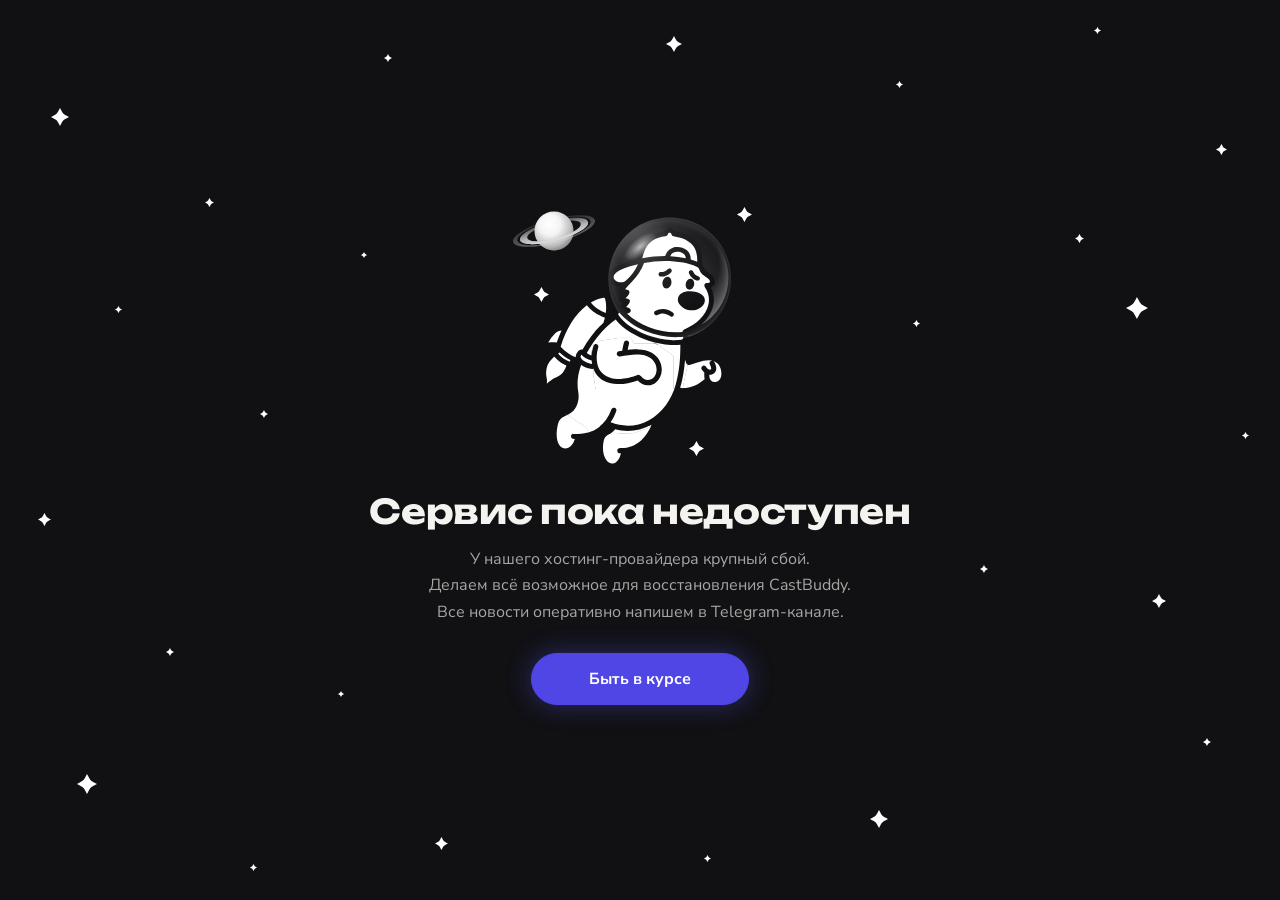
<file: index.html>
<!doctype html>
<html lang="ru">
<head>
<meta charset="utf-8">
<meta name="viewport" content="width=device-width, initial-scale=1">
<title>CastBuddy — сервис пока недоступен</title>
<meta name="robots" content="noindex">
<link rel="icon" href="/favicon.ico" sizes="48x48"><link rel="icon" type="image/svg+xml" href="/favicon.svg"><link rel="icon" type="image/png" sizes="120x120" href="/favicon-120.png"><link rel="apple-touch-icon" href="/apple-touch-icon.png">
<meta name="color-scheme" content="dark">
<link rel="preconnect" href="https://fonts.googleapis.com"><link rel="preconnect" href="https://fonts.gstatic.com" crossorigin>
<link rel="stylesheet" href="https://fonts.googleapis.com/css2?family=Nunito+Sans:opsz,wght@6..12,400;6..12,700&family=Unbounded:wght@700&display=swap">
<link rel="stylesheet" href="/legal/_style.css">
<style>
/* Своя страница, а не документ: космонавт, звёздное поле и ряд ссылок.
   Типографику и цвета берём из legal/_style.css — тот же файл открывается,
   даже если приложение не загрузилось, и не тянет за собой сборку app.html. */
/* Страница не прокручивается вообще (правка владельца 08.08): содержимое
   помещается в экран и центрируется по вертикали, а не висит от верхнего края.
   overflow:hidden убирает саму прокрутку, overscroll-behavior:none — резиновый
   отскок от края на тачпаде: без него страница ездила вправо-влево и вверх-вниз,
   хотя прокручивать было нечего. 100dvh, а не 100vh, — на мобильных панель
   браузера меняет высоту, и на 100vh низ кнопок уходил бы под неё. */
/* 03.11 (владелец): тёмный космос. Свои значения поверх legal/_style.css —
   остальные официальные страницы остаются светлыми. color-scheme: dark в <head>
   — чтобы «авто-тёмная тема» Chrome не инвертировала страницу второй раз. */
:root{--bg:#111114;--ink:#F4F3EF;--ink-2:rgba(244,243,239,.66);--line:rgba(244,243,239,.22)}
html,body{height:100%;overflow:hidden;overscroll-behavior:none}
/* Шрифты сервиса (владелец 03.11): заголовок Unbounded 700, остальное Nunito Sans. */
body{font-family:'Nunito Sans',system-ui,-apple-system,'Segoe UI',sans-serif}
.nf h1{font-family:'Unbounded','Nunito Sans',sans-serif;font-weight:700;letter-spacing:-.01em;text-wrap:balance}
body .nf h1{margin-bottom:14px}
.nf p{font-weight:400}
body{background:var(--bg);color:var(--ink);min-height:100dvh;
  display:flex;align-items:center;justify-content:center}
.nf{position:relative;z-index:1;max-width:680px;margin:0 auto;
  padding:24px;text-align:center}
/* Картинка вертикальная (990×1087), поэтому ширину держим скромнее прежней:
   по высоте она и так забирает больше места, чем прежний квадратный кадр. */
.nf-art{position:relative;width:250px;max-width:56vw;aspect-ratio:990.6/1087;margin:0 auto 22px}
/* 03.11 (владелец): маскот парит отдельно от звёзд и планет. Два движения с
   разным периодом — вверх-вниз и лёгкий крен, — поэтому качание не повторяется
   как маятник и выглядит невесомым. Двигаем только transform. */
.nf-art img{position:absolute;inset:0;width:100%;height:100%;display:block}
.nf-float{position:absolute;inset:0;animation:nfFloat 6s ease-in-out infinite}
/* Планета (владелец 03.11): светлая и объёмная — градиент и тень по краю шара;
   без кратеров (владелец 03.11); ось плавно гуляет, а кольцо
   «дышит» — наклон виден то сильнее, то слабее. Задняя половина кольца — за
   шаром (за шаром лежит всё кольцо целиком, чтобы на стыке половин не было линии разреза), передняя — перед ним. Только transform, разные периоды — без маятника. */
.nf-planet{position:absolute;left:-2.5%;top:-3%;width:36%;aspect-ratio:1}
.nf-planet svg{display:block;width:100%;height:100%;overflow:visible}
/* Шар и кольца — на одной оси (владелец 03.11): центр общий. Два кольца
   (владелец 03.11): сплошная лента и снаружи вторая, полупрозрачная.
   Её передняя часть дорисована поверх шара только в пределах шара — без двойной
   прозрачности на стыке половин. Наклон (12 с) и раскрытие колец (6 с) идут в
   отношении 1:2 — путь края замыкается плавной восьмёркой, шар поворачивается
   навстречу наклону. Ленты — круги в сплющенной группе: ни одного стыка;
   передняя половина рисуется поверх полной задней, цвета непрозрачные. */
.pl-ball{transform-origin:60px 60px;animation:plBall 12s ease-in-out infinite}
.pl-axis{transform-origin:60px 60px;transform:rotate(-15deg);animation:plTilt 12s ease-in-out -3s infinite}
.pl-ring{transform-origin:60px 60px;animation:plRing 6s ease-in-out infinite}
.pl-bands circle,.pl-outer circle{fill:none}
.pl-outer{opacity:.38}
@keyframes plTilt{0%,100%{transform:rotate(-27deg)}50%{transform:rotate(-3deg)}}
@keyframes plBall{0%,100%{transform:rotate(12deg)}50%{transform:rotate(-12deg)}}
@keyframes plRing{0%,100%{transform:scale(1,.86)}50%{transform:scale(1,1.12)}}
.nf-sway{position:absolute;inset:0;animation:nfSway 9s ease-in-out infinite;transform-origin:50% 55%}
/* Огонь ранца (владелец 03.11): живой, белый, без обводки, один язык пламени
   (второй, мелкий, владелец снял 03.11) — дрожит медленно и мягко.
   Лежит под маскотом: верх пламени прячется в сопле ранца. */
.nf-fire{position:absolute;left:14.5%;top:59.8%;width:8.4%;height:10.5%;
  transform-origin:50% 0;transform:rotate(34deg)}
.nf-fire b{position:absolute;inset:0;transform-origin:50% 0;
  animation:nfFlick 1.3s ease-in-out infinite}
.nf-fire svg{display:block;width:100%;height:100%;fill:#fff;overflow:visible}
@keyframes nfFlick{
  0%,100%{transform:scale(1,1) skewX(0)}
  20%{transform:scale(.97,1.06) skewX(2deg)}
  45%{transform:scale(1.03,.94) skewX(-2.5deg)}
  70%{transform:scale(.98,1.08) skewX(1.5deg)}
  85%{transform:scale(1.02,.97) skewX(-1deg)}
}
@keyframes nfFloat{0%,100%{transform:translateY(-8px)}50%{transform:translateY(8px)}}
@keyframes nfSway{0%,100%{transform:rotate(-1.6deg)}50%{transform:rotate(1.6deg)}}
/* Звёзды с рисунка — на тех же местах и того же размера, но живые: мерцают,
   как звёзды фона, и не парят вместе с маскотом. */
.nf-art i{position:absolute;display:block;aspect-ratio:1;color:#fff;
  animation:nfTwinkle 3.4s ease-in-out infinite}
.nf-art i svg{display:block;width:100%;height:100%;fill:currentColor}
.nf h1{font-size:34px;margin:0 0 6px}
/* Подзаголовок — вторая строка заголовка по смыслу: продолжает фразу «И целой
   вселенной мало..», поэтому стоит вплотную и набран тише, но крупнее текста. */
.nf-sub{font-size:20px;line-height:1.35;color:var(--ink-2);margin:0 0 36px}
/* Уже прежнего и с переносом по смыслу (владелец 03.11): первое слово новой
   фразы не висит в конце строки — оно привязано к следующему неразрывным пробелом. */
.nf p{margin:0 auto 28px;max-width:38ch;text-wrap:pretty}
/* Каждая фраза — с новой строки: начало следующей не повисает в конце прежней. */
.nf p.nf-lines{max-width:none}
.nf-lines span{display:block;text-wrap:balance}
/* Две кнопки столбиком по центру (правка владельца 08.08). Ширина задана числом,
   а не содержимым: у «На главную» и «Помощь» разной длины подписи, а столбик
   с кнопками разной ширины читается как список ссылок, а не как выбор из двух.
   218px: 140px — прежняя ширина самой широкой, плюс треть, плюс ещё пятая
   часть сверху (вторая правка владельца 08.08). */
.nf-links{display:flex;flex-direction:column;align-items:center;gap:12px}
/* Ключевая — фиолетовая пилюля, вторая тихая с тонкой обводкой. */
.nf-links a{width:218px;box-sizing:border-box;text-align:center;
  padding:12px 22px;border-radius:999px;font-size:16px;font-weight:700;
  text-decoration:none;border:1px solid var(--line);color:var(--ink);
  position:relative;
  transition:background-color .35s ease,color .35s ease,border-color .35s ease}
.nf-links a:hover{background:var(--ink);color:var(--bg);border-color:var(--ink)}
.nf-links a.is-key{background:var(--accent);border-color:var(--accent);color:#fff}
.nf-links a.is-key:hover{background:#5B53F0;border-color:#5B53F0}
/* Свечение — отдельным слоем: тень не анимируем, меняем только его прозрачность. */
.nf-links a.is-key::after{content:'';position:absolute;inset:0;border-radius:inherit;z-index:-1;
  box-shadow:0 0 26px 2px rgba(91,83,240,.55);opacity:.65;transition:opacity .35s ease;pointer-events:none}
.nf-links a.is-key:hover::after{opacity:1}

/* Звёздное поле. Звезда — тот же значок ✦, которым в сервисе обозначаются сцены:
   на странице про потерянную ссылку он читается и как звезда, и как «наши сцены
   где-то там». С 03.11 фон тёмный, звёзды белые, а фигура — та же, что
   на рисунке маскота.
   Прозрачности нет (правка владельца 08.08): все звёзды в полный цвет текста,
   мерцание осталось только размером. Раньше оно шло и по прозрачности — звёзды
   выцветали до .16 и половину времени были едва различимы.
   Размах мерцания широкий (вторая правка 08.08): 0.7 → 1.9. Узкий диапазон на
   непрозрачных звёздах в глаза не бросался — движение было, но его не замечали.
   Разброс самих кеглей тоже широкий, от 7 до 22 px: поле из звёзд одного
   размера читается как узор, а не как небо.
   Каждая со своей задержкой, иначе поле пульсировало бы разом, как гирлянда. */
/* Под текстом и кнопками звёзд нет (правка владельца 08.08). Прячет их скрипт
   внизу страницы: он знает, где стоит блок с содержимым, а CSS — нет, ширина
   блока ограничена max-width и в процентах не выражается.
   По умолчанию звезда скрыта и показывается скриптом: если он почему-то не
   отработает, лучше чистый фон, чем звёзды поверх текста. */
.nf-stars{position:fixed;inset:0;z-index:0;pointer-events:none;overflow:hidden}
.nf-stars i{position:absolute;display:block;font-style:normal;line-height:1;
  font-size:13px;color:#fff;visibility:hidden;
  animation:nfTwinkle 3.4s ease-in-out infinite}
.nf-stars i.on{visibility:visible}
/* На телефоне — свой набор звёзд, реже и ровнее по полю (владелец 03.11):
   компьютерная раскладка на узком экране сбивалась в кучки. */
.nf-stars i.m{display:none}
.nf-stars i svg{display:block;width:1em;height:1em;fill:currentColor}
@keyframes nfTwinkle{
  0%,100%{transform:scale(1)}
  50%{transform:scale(1.6)}
}
@media (prefers-reduced-motion:reduce){ .nf-stars i,.nf-art i,.nf-float,.nf-sway,.nf-fire b,.pl-ball,.pl-axis,.pl-ring{animation:none} }
/* На узком экране подзаголовок тоже поджимаем: рядом с h1 в 27px он в прежних
   20px переставал читаться как второй уровень. */
@media (max-width:600px){
  .nf{padding:18px} .nf h1{font-size:27px}
  /* На телефоне фразы по строкам давали рваный столбик (владелец 03.11) —
     здесь текст идёт одним ровным абзацем, а начало фразы привязано к
     следующему слову неразрывным пробелом и одно в конце строки не висит. */
  .nf p.nf-lines{max-width:34ch;text-wrap:balance}
  .nf-lines span{display:inline}
  .nf-stars i{display:none} .nf-stars i.m{display:block}
  .nf-sub{font-size:17px;margin-bottom:28px}
}
/* Прокрутки нет, значит содержимое обязано влезать в любую высоту — иначе
   overflow:hidden просто срежет кнопки. Поджимаем по высоте окна, начиная с
   картинки: она забирает больше всех. */
@media (max-height:720px){
  .nf-art{width:190px;margin-bottom:16px}
  .nf h1{font-size:28px} .nf-sub{font-size:17px;margin-bottom:24px}
  .nf p{margin-bottom:20px}
}
@media (max-height:580px){
  .nf-art{width:120px}
  .nf h1{font-size:23px} .nf-sub{font-size:15px;margin-bottom:16px}
  .nf p{font-size:15px;margin-bottom:16px}
  .nf-links{gap:8px}
  .nf-links a{padding:10px 22px}
}
</style>
</head>
<body>
  <!-- Звёзды расставлены руками, а не циклом: разброс по экрану важнее
       случайности — по случайным координатам они сбиваются в кучу.
       18 штук (правка владельца 08.08). Разложены по краям: середину занимает
       текст, и звезда оттуда всё равно будет спрятана скриптом. -->
  <svg width="0" height="0" style="position:absolute" aria-hidden="true"><symbol id="nfStar" viewBox="62.5 353.6 83.6 83.5"><path d="M146,395.3c-31.8-16.6-24.9-11.3-41.9-41.7-16.1,30.9-12,26-41.6,41.6,30.6,16.7,25.1,10.5,41.7,41.9,16.8-30.5,9.8-24.8,41.9-41.8Z"/></symbol></svg>
  <div class="nf-stars" aria-hidden="true">
    <i style="left:4%;top:12%;font-size:18px;animation-delay:0s"><svg><use href="#nfStar"/></svg></i>
    <i style="left:9%;top:34%;font-size:7px;animation-delay:.7s"><svg><use href="#nfStar"/></svg></i>
    <i style="left:3%;top:57%;font-size:13px;animation-delay:1.9s"><svg><use href="#nfStar"/></svg></i>
    <i style="left:13%;top:72%;font-size:8px;animation-delay:1.2s"><svg><use href="#nfStar"/></svg></i>
    <i style="left:6%;top:86%;font-size:20px;animation-delay:2.4s"><svg><use href="#nfStar"/></svg></i>
    <i style="left:16%;top:22%;font-size:9px;animation-delay:.3s"><svg><use href="#nfStar"/></svg></i>
    <i style="left:95%;top:16%;font-size:11px;animation-delay:1.6s"><svg><use href="#nfStar"/></svg></i>
    <i style="left:88%;top:33%;font-size:22px;animation-delay:2.8s"><svg><use href="#nfStar"/></svg></i>
    <i style="left:97%;top:48%;font-size:7px;animation-delay:.9s"><svg><use href="#nfStar"/></svg></i>
    <i style="left:90%;top:66%;font-size:14px;animation-delay:2.1s"><svg><use href="#nfStar"/></svg></i>
    <i style="left:94%;top:82%;font-size:8px;animation-delay:3s"><svg><use href="#nfStar"/></svg></i>
    <i style="left:84%;top:26%;font-size:9px;animation-delay:1.4s"><svg><use href="#nfStar"/></svg></i>
    <i style="left:30%;top:6%;font-size:8px;animation-delay:2.6s"><svg><use href="#nfStar"/></svg></i>
    <i style="left:52%;top:4%;font-size:16px;animation-delay:.5s"><svg><use href="#nfStar"/></svg></i>
    <i style="left:70%;top:9%;font-size:7px;animation-delay:1.1s"><svg><use href="#nfStar"/></svg></i>
    <i style="left:34%;top:93%;font-size:13px;animation-delay:2.2s"><svg><use href="#nfStar"/></svg></i>
    <i style="left:55%;top:95%;font-size:7px;animation-delay:.2s"><svg><use href="#nfStar"/></svg></i>
    <i style="left:68%;top:90%;font-size:18px;animation-delay:1.7s"><svg><use href="#nfStar"/></svg></i>
    <i style="left:85.5%;top:3%;font-size:7px;animation-delay:0.8s"><svg><use href="#nfStar"/></svg></i>
    <i style="left:28.2%;top:28%;font-size:6px;animation-delay:2.3s"><svg><use href="#nfStar"/></svg></i>
    <i style="left:20.3%;top:45.5%;font-size:8px;animation-delay:1.3s"><svg><use href="#nfStar"/></svg></i>
    <i style="left:71.3%;top:35.5%;font-size:7px;animation-delay:2.7s"><svg><use href="#nfStar"/></svg></i>
    <i style="left:76.6%;top:62.8%;font-size:8px;animation-delay:0.4s"><svg><use href="#nfStar"/></svg></i>
    <i style="left:26.4%;top:76.8%;font-size:6px;animation-delay:1.8s"><svg><use href="#nfStar"/></svg></i>
    <i style="left:19.5%;top:96%;font-size:7px;animation-delay:3.1s"><svg><use href="#nfStar"/></svg></i>
    <i class="m" style="left:12%;top:7%;font-size:7px;animation-delay:0.3s"><svg><use href="#nfStar"/></svg></i>
    <i class="m" style="left:50%;top:4%;font-size:10px;animation-delay:1.7s"><svg><use href="#nfStar"/></svg></i>
    <i class="m" style="left:86%;top:10%;font-size:6px;animation-delay:2.6s"><svg><use href="#nfStar"/></svg></i>
    <i class="m" style="left:30%;top:15%;font-size:5px;animation-delay:1.1s"><svg><use href="#nfStar"/></svg></i>
    <i class="m" style="left:7%;top:25%;font-size:9px;animation-delay:2.2s"><svg><use href="#nfStar"/></svg></i>
    <i class="m" style="left:92%;top:29%;font-size:6px;animation-delay:0.7s"><svg><use href="#nfStar"/></svg></i>
    <i class="m" style="left:5%;top:41%;font-size:6px;animation-delay:3.0s"><svg><use href="#nfStar"/></svg></i>
    <i class="m" style="left:94%;top:44%;font-size:10px;animation-delay:1.4s"><svg><use href="#nfStar"/></svg></i>
    <i class="m" style="left:14%;top:82%;font-size:8px;animation-delay:0.9s"><svg><use href="#nfStar"/></svg></i>
    <i class="m" style="left:56%;top:87%;font-size:6px;animation-delay:2.4s"><svg><use href="#nfStar"/></svg></i>
    <i class="m" style="left:88%;top:80%;font-size:7px;animation-delay:1.9s"><svg><use href="#nfStar"/></svg></i>
    <i class="m" style="left:34%;top:94%;font-size:10px;animation-delay:0.5s"><svg><use href="#nfStar"/></svg></i>
    <i class="m" style="left:76%;top:95%;font-size:6px;animation-delay:2.9s"><svg><use href="#nfStar"/></svg></i>
  </div>

  <div class="nf">
    <div class="nf-art" aria-hidden="true">
      <span class="nf-planet"><svg viewBox="0 0 120 120">
        <defs>
          <radialGradient id="plBody" cx="38%" cy="32%" r="75%"><stop offset="0" stop-color="#fff"/><stop offset=".35" stop-color="#F5F5F5"/><stop offset=".7" stop-color="#DCDCDC"/><stop offset="1" stop-color="#C2C2C2"/></radialGradient>
          <linearGradient id="plRB" x1="0" y1="0" x2="0" y2="1"><stop offset="0" stop-color="#565659"/><stop offset="0.55" stop-color="#B3B3B5"/><stop offset="1" stop-color="#DBDBDC"/></linearGradient>
          <radialGradient id="plShade" cx="40%" cy="35%" r="68%"><stop offset=".4" stop-color="#111114" stop-opacity="0"/><stop offset=".8" stop-color="#111114" stop-opacity=".14"/><stop offset="1" stop-color="#111114" stop-opacity=".34"/></radialGradient>
        <clipPath id="plBack"><rect x="-20" y="-20" width="160" height="80"/></clipPath><clipPath id="plFront"><rect x="-20" y="60" width="160" height="80"/></clipPath>
        <clipPath id="plBallC"><circle cx="60" cy="60" r="26"/></clipPath>
        </defs>
        <g>
          <g class="pl-axis"><g class="pl-ring"><g class="pl-bands"><g transform="translate(60 60) scale(1 .28) translate(-60 -60)"><circle cx="60" cy="60" r="42" stroke="url(#plRB)" stroke-width="10"/></g></g><g class="pl-outer"><g transform="translate(60 60) scale(1 .28) translate(-60 -60)"><circle cx="60" cy="60" r="53.5" stroke="url(#plRB)" stroke-width="6"/></g></g></g></g>
          <g class="pl-ball">
            <circle cx="60" cy="60" r="26" fill="url(#plBody)"/>
            <circle cx="60" cy="60" r="26" fill="url(#plShade)"/>
          </g>
          <g class="pl-axis"><g class="pl-ring"><g class="pl-bands" clip-path="url(#plFront)"><g transform="translate(60 60) scale(1 .28) translate(-60 -60)"><circle cx="60" cy="60" r="42" stroke="url(#plRB)" stroke-width="10"/></g></g></g></g>
          <g clip-path="url(#plBallC)"><g class="pl-axis"><g class="pl-ring"><g clip-path="url(#plFront)"><g class="pl-outer"><g transform="translate(60 60) scale(1 .28) translate(-60 -60)"><circle cx="60" cy="60" r="53.5" stroke="url(#plRB)" stroke-width="6"/></g></g></g></g></g></g>
        </g>
      </svg></span>
      <div class="nf-float"><div class="nf-sway">
        <span class="nf-fire"><b><svg viewBox="0 0 50 70"><path d="M9 0H41C47 12 48 26 43 37C39 46 33 52 29 70C25 60 18 57 13 49C8 41 3 30 5 18C6 11 7 5 9 0Z"/></svg></b></span>
        <img src="/assets/mascot-404-space.svg" alt="">
      </div></div>
      <i style="left:7.53%;top:33.64%;width:6%;animation-delay:.6s"><svg><use href="#nfStar"/></svg></i>
      <i style="left:88.86%;top:4.39%;width:6%;animation-delay:1.8s"><svg><use href="#nfStar"/></svg></i>
      <i style="left:69.71%;top:89.79%;width:6%;animation-delay:2.9s"><svg><use href="#nfStar"/></svg></i>
    </div>
    <h1>Сервис пока недоступен</h1>
    <p class="nf-lines"><span>У нашего хостинг‑провайдера крупный сбой.</span> <span>Делаем&nbsp;всё возможное для восстановления CastBuddy.</span> <span>Все&nbsp;новости оперативно напишем в&nbsp;Telegram-канале.</span></p>
    <div class="nf-links">
      <a class="is-key" href="https://t.me/castbuddy" target="_blank" rel="noopener">Быть в курсе</a>
    </div>
  </div>

<script>
/* Показываем только те звёзды, что не налезают на текст и кнопки.
   Прямоугольник содержимого CSS не знает: ширина блока ограничена max-width, в
   процентах её не выразить, а на узком экране блок занимает почти всё поле.
   Поэтому решение принимает скрипт — и пересчитывает его при смене размера окна
   и при повороте экрана. Запас в 14 px, чтобы звезда не липла к букве. */
(function(){
  var box = document.querySelector('.nf'),
      stars = document.querySelectorAll('.nf-stars i'),
      GAP = 14, timer;

  function place(){
    // Сверяем не с блоком целиком (на телефоне он во всю ширину и прятал почти
    // все звёзды), а с тем, что в нём реально нарисовано: картинка, кнопки и
    // каждая строка текста отдельно.
    var rs = [];
    box.querySelectorAll('.nf-art,.nf-links a').forEach(function(e){ rs.push(e.getBoundingClientRect()); });
    box.querySelectorAll('h1,p').forEach(function(e){
      var rg = document.createRange(); rg.selectNodeContents(e);
      var lr = rg.getClientRects();
      for (var k = 0; k < lr.length; k++) rs.push(lr[k]);
    });
    for (var i = 0; i < stars.length; i++){
      var s = stars[i];
      // Мерцание раздувает звезду до 1.6 — меряем по самому большому её размеру,
      // иначе мелкая звезда у края текста в пике касалась бы буквы.
      s.classList.add('on');
      var r = s.getBoundingClientRect(),
          w = r.width * 1.6 / 2, h = r.height * 1.6 / 2,
          cx = r.left + r.width / 2, cy = r.top + r.height / 2,
          hit = rs.some(function(b){
            return cx + w > b.left - GAP && cx - w < b.right + GAP
                && cy + h > b.top - GAP && cy - h < b.bottom + GAP;
          });
      if (hit) s.classList.remove('on');
    }
  }

  place();
  // Шрифт заголовка догружается позже и меняет ширину текста (03.11: звезда
  // легла на «недоступен») — пересчитываем, когда шрифты и картинки готовы.
  if (document.fonts && document.fonts.ready) document.fonts.ready.then(place);
  addEventListener('load', place);
  addEventListener('resize', function(){
    clearTimeout(timer); timer = setTimeout(place, 120);
  });
})();
</script>
</body>
</html>
</file>
<file: legal/_style.css>
/* Официальные страницы: минимум оформления, максимум читаемости.
   Отдельный файл, а не токены приложения — эти страницы должны открываться
   и выглядеть прилично, даже если приложение не загрузилось. */
:root{
  --ink:#1B1A17; --ink-2:#55534C; --ink-3:#8A8880;
  --bg:#F2F0EA; --surface:#fff; --line:rgba(27,26,23,.10); --accent:#4F46E5;
}
*{box-sizing:border-box}
body{
  margin:0;background:var(--surface);color:var(--ink);
  font-family:'Golos Text',system-ui,-apple-system,'Segoe UI',sans-serif;
  font-size:16px;line-height:1.65;-webkit-font-smoothing:antialiased;
}
.wrap{max-width:760px;margin:0 auto;padding:40px 24px 96px}
/* 65–75 знаков в строке: длиннее — глаз теряет начало следующей строки */
.doc{max-width:68ch}
header{display:flex;align-items:center;justify-content:space-between;gap:16px;margin-bottom:40px}
.logo{
  font-family:'Unbounded','Golos Text',sans-serif;font-weight:800;font-size:19px;
  letter-spacing:-.02em;color:var(--ink);text-decoration:none;
}
.back{font-size:14px;color:var(--ink-2);text-decoration:none;border-bottom:1px solid var(--line)}
.back:hover{color:var(--ink);border-color:var(--ink)}
h1{font-size:30px;line-height:1.2;letter-spacing:-.01em;margin:0 0 8px;text-wrap:balance}
.updated{font-size:14px;color:var(--ink-2);margin:0 0 40px}
h2{font-size:19px;line-height:1.3;margin:40px 0 12px;letter-spacing:-.01em}
h3{font-size:16px;margin:24px 0 8px}
p,li{color:var(--ink-2);text-wrap:pretty}
li{margin-bottom:6px}
ul,ol{padding-left:22px}
strong{color:var(--ink);font-weight:700}
a{color:var(--accent)}
/* Реквизиты (решение владельца 05.08): свёрнуты по умолчанию и без белой
   плашки. Персональные данные не должны бросаться в глаза каждому, кто открыл
   страницу, — но и спрятать их нельзя: они обязательны по ст. 437 ГК РФ, их
   читает платёжный провайдер при подключении. Компромисс — <details>.
   Разделительной линии сверху нет: она делала из свёрнутой строки подвал. */
.req{margin-top:48px}
/* Треугольник справа от заголовка (решение владельца 05.08): слева он делал из
   строки «пункт списка», а свёрнутый раздел должен выглядеть обычным заголовком. */
.req summary{cursor:pointer;color:var(--ink);font-size:16px;font-weight:500;list-style:none;
  display:inline-flex;align-items:center;gap:10px}
.req summary::-webkit-details-marker{display:none}
/* Правка владельца 07.08: треугольник крупнее и в покое смотрит ВНИЗ — «здесь
   раскрывается». Раскрытый разворачивается вверх. */
.req summary::after{content:'▾';font-size:24px;line-height:1;color:var(--ink-2);
  transition:transform .15s ease}
.req[open] summary::after{transform:rotate(180deg)}
.req summary:hover{color:var(--accent)}
.req summary:hover::after{color:var(--accent)}
.req dl{display:grid;grid-template-columns:auto 1fr;gap:8px 20px;margin:16px 0 0;font-size:16px}
.req dt{color:var(--ink-2)}
.req dd{margin:0;color:var(--ink)}
/* Свёрнутый РАЗДЕЛ документа (не блок реквизитов внизу): заголовок выглядит как
   обычный h2, поэтому нумерация пунктов не сбивается. Решение владельца 05.08:
   «Оператор данных» в политике не должен раскрываться сам собой. */
.reqSection{margin:40px 0 0}
/* Ровно заголовок h2 — тот же кегль, вес, цвет и номер тем же стилем.
   Отличие одно: треугольник справа (решение владельца 05.08). */
.reqSection summary{font-size:19px;font-weight:700;line-height:1.3;letter-spacing:-.01em;
  color:var(--ink)}
.reqSection summary::after{font-size:30px;color:var(--ink)}
.reqSection p{margin:12px 0}
.todo{color:#B4341F;font-weight:700}
footer{margin-top:64px;padding-top:24px;border-top:1px solid var(--line);
  font-size:16px;color:var(--ink-2);display:flex;gap:24px;flex-wrap:wrap}
footer a{color:var(--ink-2);text-decoration:none;border-bottom:1px solid var(--line)}
footer a:hover{color:var(--ink);border-color:var(--ink)}
:focus-visible{outline:2px solid var(--accent);outline-offset:3px;border-radius:4px}
@media (max-width:600px){ .wrap{padding:24px 18px 64px} h1{font-size:25px} }
.back-m{display:none}
/* 20.10 (владелец, телефон): шапка как в приложении — логотип и «Назад»
   пилюлями (стекло, 44px, скругление 22), закреплена сверху при прокрутке;
   подложка от 60% белого к прозрачному, чтобы текст под ней не мешал пилюлям */
@media (max-width:760px){
  .wrap{padding:0 18px 64px}
  header{position:sticky;top:0;z-index:5;margin:0 -18px 20px;
    padding:calc(10px + env(safe-area-inset-top)) 10px 14px;
    background:linear-gradient(to bottom, rgba(255,255,255,.6), rgba(255,255,255,0))}
  .logo,.back{display:inline-flex;align-items:center;height:44px;padding:0 16px;border-radius:22px;
    background:rgba(242,240,234,.82);-webkit-backdrop-filter:saturate(1.7) blur(12px);backdrop-filter:saturate(1.7) blur(12px);
    box-shadow:inset 0 1px 0 rgba(255,255,255,.9), inset 0 0 0 .5px rgba(27,26,23,.12)}
  .logo{font-size:17px}
  .back{border-bottom:0;font-size:15px;font-weight:600;color:var(--ink)}
  .back:hover{color:var(--ink)}
  .back:active{transform:scale(.96)}
  .back{transition:transform .15s ease}
  .back-d{display:none}
  .back-m{display:inline}
}
</file>
